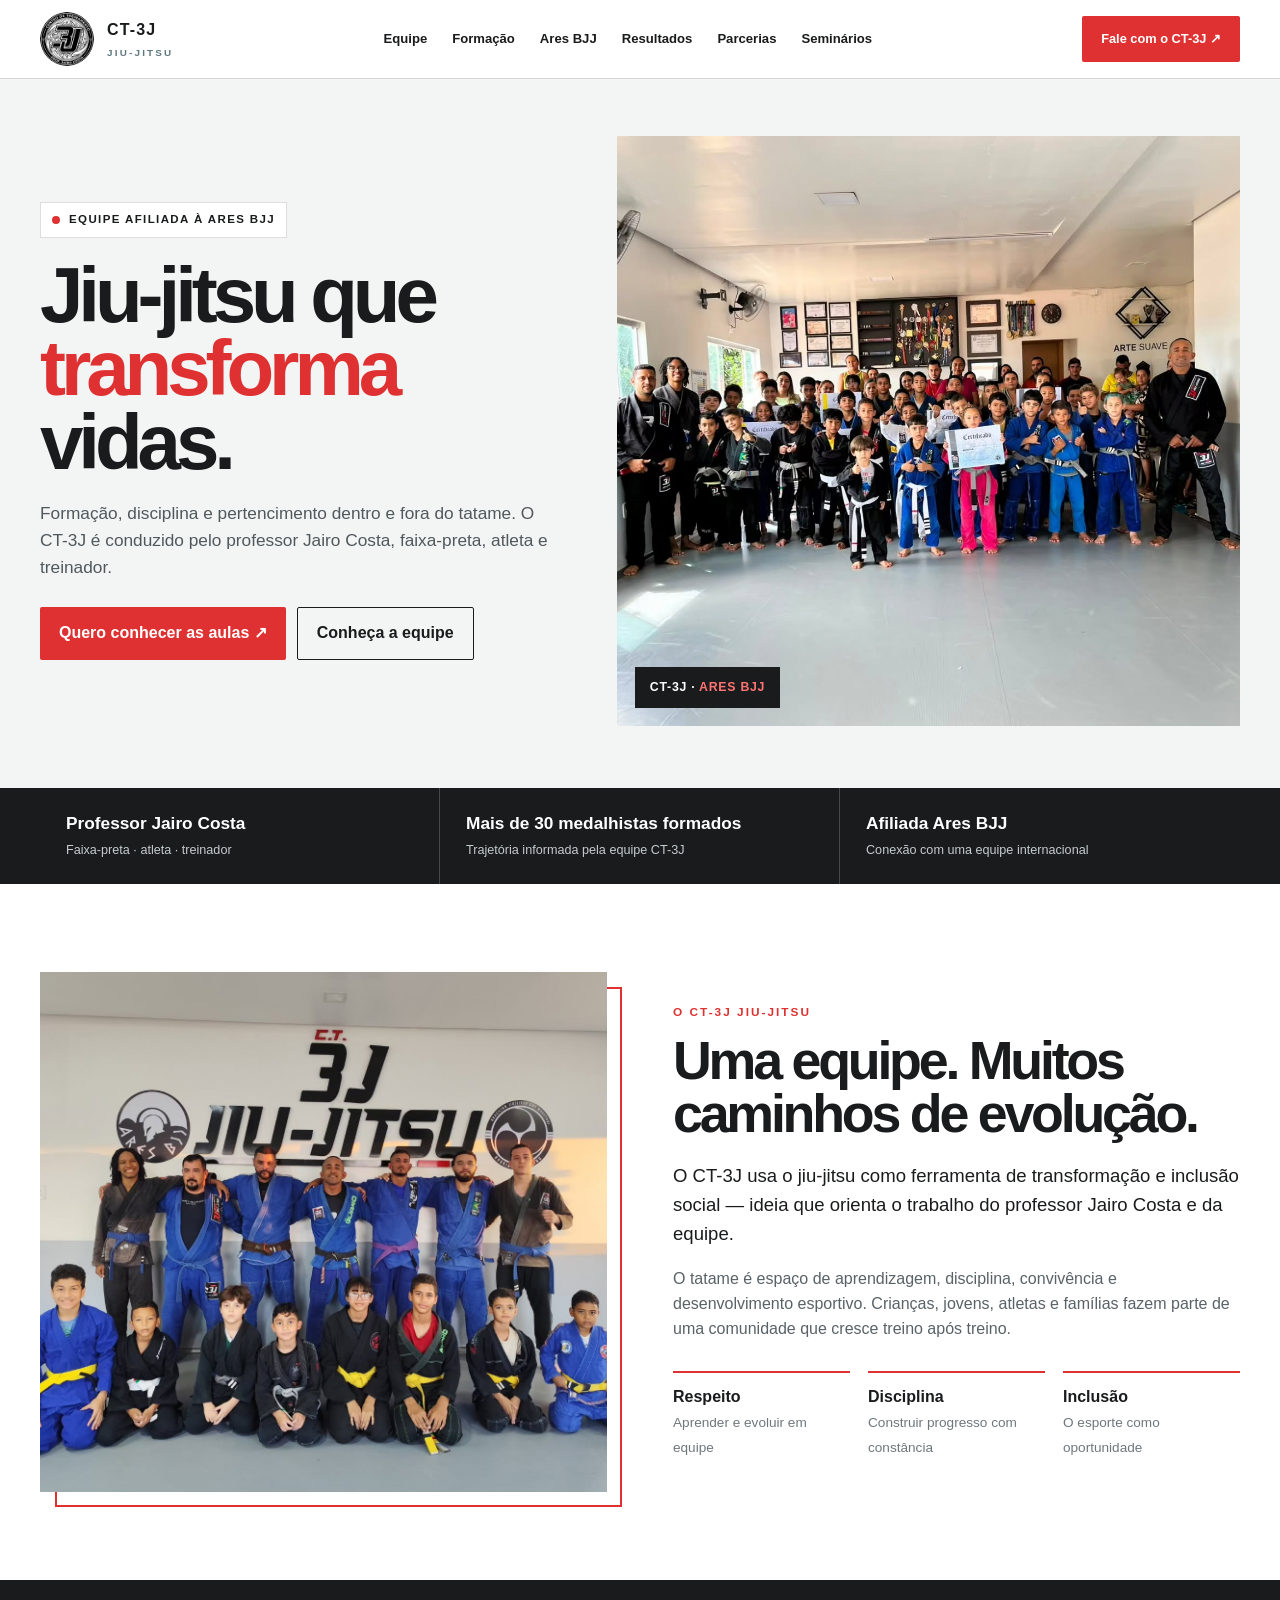
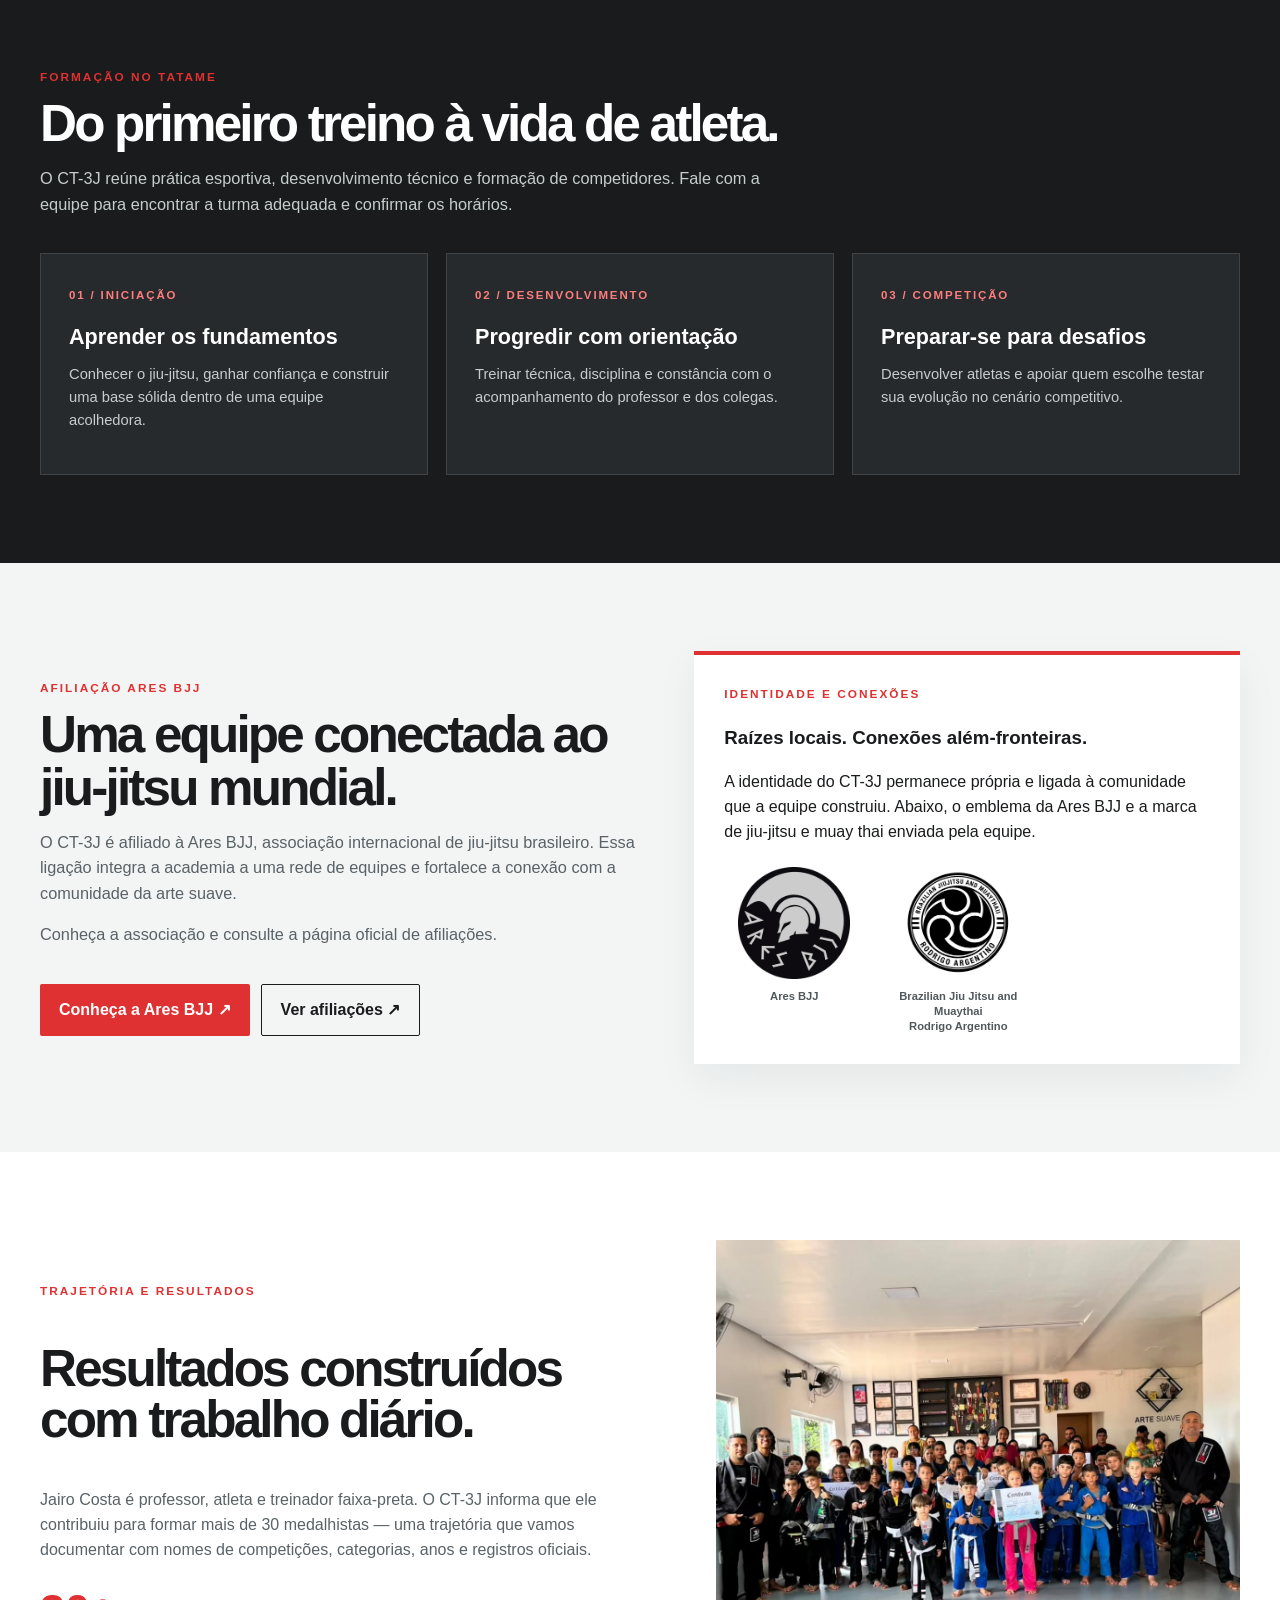
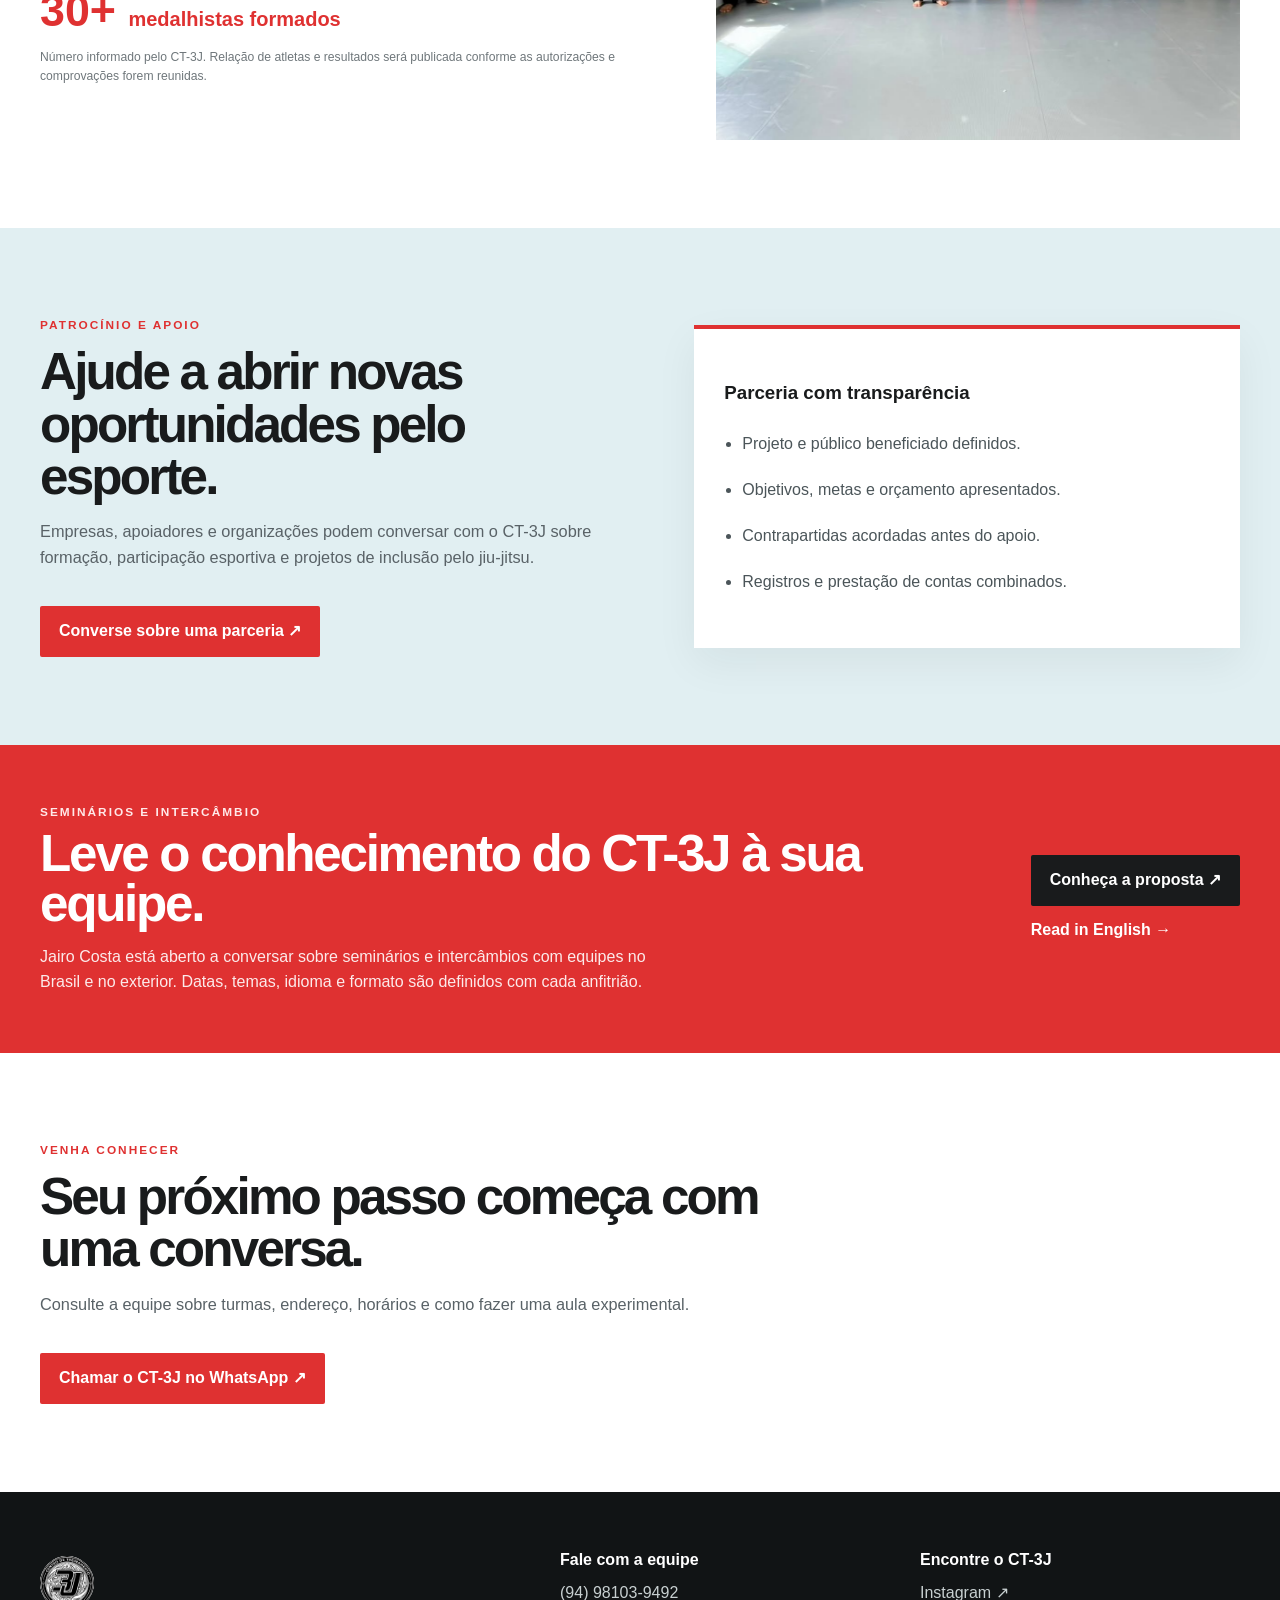
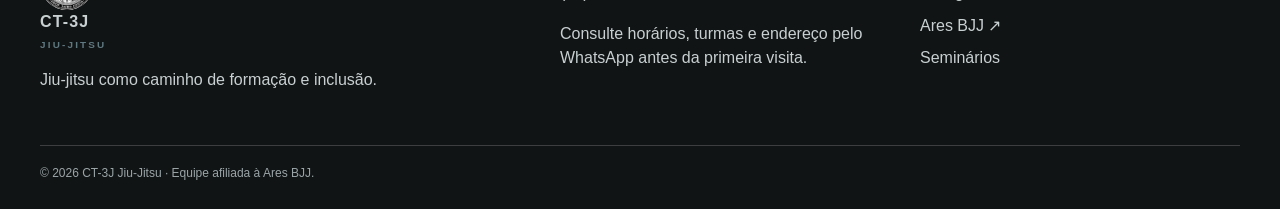
<file: index.html>
<!doctype html>
<html lang="pt-BR">
<head>
  <meta charset="utf-8">
  <meta name="viewport" content="width=device-width, initial-scale=1">
  <meta name="theme-color" content="#191b1c">
  <meta name="description" content="CT-3J Jiu-Jitsu, equipe afiliada à Ares BJJ, conduzida pelo professor Jairo Costa. Formação esportiva e inclusão pelo jiu-jitsu.">
  <meta property="og:type" content="website">
  <meta property="og:title" content="CT-3J Jiu-Jitsu | Afiliada Ares BJJ">
  <meta property="og:description" content="Jiu-jitsu que transforma vidas. Formação, equipe e comunidade no CT-3J.">
  <title>CT-3J Jiu-Jitsu | Afiliada Ares BJJ</title>
  <link rel="icon" type="image/png" href="assets/ct3j-logo.png">
  <link rel="stylesheet" href="assets/site.css">
</head>
<body>
<header><div class="wrap nav">
  <a class="brand" href="#inicio" aria-label="CT-3J Jiu-Jitsu, início"><img class="brand-logo" src="assets/ct3j-logo.png" alt=""><span>CT-3J<small>JIU-JITSU</small></span></a>
  <nav class="navlinks" id="principal" aria-label="Navegação principal"><a href="#equipe">Equipe</a><a href="#formacao">Formação</a><a href="#afiliacao">Ares BJJ</a><a href="#resultados">Resultados</a><a href="#parcerias">Parcerias</a><a href="seminarios.html">Seminários</a></nav>
  <button class="menubtn" type="button" aria-controls="principal" aria-expanded="false" onclick="const n=document.getElementById('principal');const o=n.classList.toggle('open');this.setAttribute('aria-expanded',String(o))">Menu</button>
  <a class="navcta" href="https://wa.me/5594981039492?text=Ol%C3%A1%2C%20quero%20conhecer%20o%20CT-3J.">Fale com o CT-3J ↗</a>
</div></header>
<main id="inicio">
  <section class="hero"><div class="wrap hero-grid">
    <div class="hero-copy"><div class="affiliation"><i></i> Equipe afiliada à Ares BJJ</div>
      <h1>Jiu-jitsu que <em>transforma</em> vidas.</h1>
      <p>Formação, disciplina e pertencimento dentro e fora do tatame. O CT-3J é conduzido pelo professor Jairo Costa, faixa-preta, atleta e treinador.</p>
      <div class="hero-actions"><a class="button" href="https://wa.me/5594981039492?text=Ol%C3%A1%2C%20quero%20saber%20sobre%20as%20aulas%20do%20CT-3J.">Quero conhecer as aulas ↗</a><a class="button secondary" href="#equipe">Conheça a equipe</a></div>
    </div>
    <div class="hero-photo"><img src="assets/equipe-ares-bjj.jpg" alt="Alunos e professores do CT-3J reunidos no tatame"><div class="photo-caption">CT-3J · <span>Ares BJJ</span></div></div>
  </div></section>
  <div class="proofbar"><div class="wrap proofgrid"><div class="proof"><strong>Professor Jairo Costa</strong><span>Faixa-preta · atleta · treinador</span></div><div class="proof"><strong>Mais de 30 medalhistas formados</strong><span>Trajetória informada pela equipe CT-3J</span></div><div class="proof"><strong>Afiliada Ares BJJ</strong><span>Conexão com uma equipe internacional</span></div></div></div>

  <section id="equipe"><div class="wrap aboutgrid"><div class="aboutphoto"><img src="assets/formacao-ct3j.jpg" alt="Professor e alunos do CT-3J reunidos sob a identidade da academia"></div><div class="aboutcopy"><div class="eyebrow">O CT-3J Jiu-Jitsu</div><h2>Uma equipe. Muitos caminhos de evolução.</h2><p class="lead">O CT-3J usa o jiu-jitsu como ferramenta de transformação e inclusão social — ideia que orienta o trabalho do professor Jairo Costa e da equipe.</p><p>O tatame é espaço de aprendizagem, disciplina, convivência e desenvolvimento esportivo. Crianças, jovens, atletas e famílias fazem parte de uma comunidade que cresce treino após treino.</p><div class="values"><div class="value"><b>Respeito</b><span>Aprender e evoluir em equipe</span></div><div class="value"><b>Disciplina</b><span>Construir progresso com constância</span></div><div class="value"><b>Inclusão</b><span>O esporte como oportunidade</span></div></div></div></div></section>

  <section class="dark" id="formacao"><div class="wrap"><div class="section-head"><div class="eyebrow">Formação no tatame</div><h2>Do primeiro treino à vida de atleta.</h2><p>O CT-3J reúne prática esportiva, desenvolvimento técnico e formação de competidores. Fale com a equipe para encontrar a turma adequada e confirmar os horários.</p></div><div class="cards"><article class="card"><span class="num">01 / INICIAÇÃO</span><h3>Aprender os fundamentos</h3><p>Conhecer o jiu-jitsu, ganhar confiança e construir uma base sólida dentro de uma equipe acolhedora.</p></article><article class="card"><span class="num">02 / DESENVOLVIMENTO</span><h3>Progredir com orientação</h3><p>Treinar técnica, disciplina e constância com o acompanhamento do professor e dos colegas.</p></article><article class="card"><span class="num">03 / COMPETIÇÃO</span><h3>Preparar-se para desafios</h3><p>Desenvolver atletas e apoiar quem escolhe testar sua evolução no cenário competitivo.</p></article></div></div></section>

  <section id="afiliacao" style="background:var(--wash)"><div class="wrap partnergrid"><div><div class="eyebrow">Afiliação Ares BJJ</div><div class="section-head"><h2>Uma equipe conectada ao jiu-jitsu mundial.</h2><p>O CT-3J é afiliado à Ares BJJ, associação internacional de jiu-jitsu brasileiro. Essa ligação integra a academia a uma rede de equipes e fortalece a conexão com a comunidade da arte suave.</p><p>Conheça a associação e consulte a página oficial de afiliações.</p></div><div class="hero-actions"><a class="button" href="https://www.aresbjj.com/" target="_blank" rel="noreferrer">Conheça a Ares BJJ ↗</a><a class="button secondary" href="https://www.aresbjj.com/map" target="_blank" rel="noreferrer">Ver afiliações ↗</a></div></div><div class="partnerbox"><div class="eyebrow">Identidade e conexões</div><h3>Raízes locais. Conexões além-fronteiras.</h3><p>A identidade do CT-3J permanece própria e ligada à comunidade que a equipe construiu. Abaixo, o emblema da Ares BJJ e a marca de jiu-jitsu e muay thai enviada pela equipe.</p><div class="affiliate-marks"><figure><img src="assets/ares-bjj-mark.png" alt="Emblema da Ares BJJ"><figcaption>Ares BJJ</figcaption></figure><figure><img src="assets/bjj-muaythai-rodrigo-argentino.png" alt="Brazilian Jiu Jitsu and Muaythai, Rodrigo Argentino"><figcaption>Brazilian Jiu Jitsu and Muaythai<br>Rodrigo Argentino</figcaption></figure></div></div></div></section>

  <section id="resultados"><div class="wrap storygrid"><div class="storycopy"><div class="eyebrow">Trajetória e resultados</div><h2>Resultados construídos com trabalho diário.</h2><p>Jairo Costa é professor, atleta e treinador faixa-preta. O CT-3J informa que ele contribuiu para formar mais de 30 medalhistas — uma trajetória que vamos documentar com nomes de competições, categorias, anos e registros oficiais.</p><div class="stat">30+ <span style="font-size:1.25rem">medalhistas formados</span></div><p class="small">Número informado pelo CT-3J. Relação de atletas e resultados será publicada conforme as autorizações e comprovações forem reunidas.</p></div><div class="storyimage"><img src="assets/equipe-ares-bjj.jpg" alt="Turma reunida no CT-3J em um dia de formação e certificados"></div></div></section>

  <section class="partner" id="parcerias"><div class="wrap partnergrid"><div><div class="eyebrow">Patrocínio e apoio</div><div class="section-head"><h2>Ajude a abrir novas oportunidades pelo esporte.</h2><p>Empresas, apoiadores e organizações podem conversar com o CT-3J sobre formação, participação esportiva e projetos de inclusão pelo jiu-jitsu.</p></div><a class="button" href="https://wa.me/5594981039492?text=Ol%C3%A1%2C%20quero%20conversar%20sobre%20uma%20parceria%20com%20o%20CT-3J.">Converse sobre uma parceria ↗</a></div><div class="partnerbox"><h3>Parceria com transparência</h3><ul class="list-plain"><li>Projeto e público beneficiado definidos.</li><li>Objetivos, metas e orçamento apresentados.</li><li>Contrapartidas acordadas antes do apoio.</li><li>Registros e prestação de contas combinados.</li></ul></div></div></section>

  <section class="seminar" id="seminarios"><div class="wrap seminarinner"><div><div class="eyebrow">Seminários e intercâmbio</div><h2>Leve o conhecimento do CT-3J à sua equipe.</h2><p>Jairo Costa está aberto a conversar sobre seminários e intercâmbios com equipes no Brasil e no exterior. Datas, temas, idioma e formato são definidos com cada anfitrião.</p></div><div><a class="button darkbtn" href="seminarios.html">Conheça a proposta ↗</a><br><a class="backlink" href="seminars.html" style="display:inline-block;margin-top:12px;color:white">Read in English →</a></div></div></section>

  <section><div class="wrap"><div class="section-head"><div class="eyebrow">Venha conhecer</div><h2>Seu próximo passo começa com uma conversa.</h2><p>Consulte a equipe sobre turmas, endereço, horários e como fazer uma aula experimental.</p></div><a class="button" href="https://wa.me/5594981039492?text=Ol%C3%A1%2C%20quero%20conhecer%20o%20CT-3J.">Chamar o CT-3J no WhatsApp ↗</a></div></section>
</main>
<footer><div class="wrap"><div class="footgrid"><div><a class="brand" href="#inicio"><img class="brand-logo" src="assets/ct3j-logo.png" alt=""><span>CT-3J<small>JIU-JITSU</small></span></a><p>Jiu-jitsu como caminho de formação e inclusão.</p></div><div><b>Fale com a equipe</b><a href="https://wa.me/5594981039492">(94) 98103-9492</a><p>Consulte horários, turmas e endereço pelo WhatsApp antes da primeira visita.</p></div><div><b>Encontre o CT-3J</b><a href="https://www.instagram.com/centrodetreinamento3j/" target="_blank" rel="noreferrer">Instagram ↗</a><a href="https://www.aresbjj.com/" target="_blank" rel="noreferrer">Ares BJJ ↗</a><a href="seminarios.html">Seminários</a></div></div><div class="legal">© 2026 CT-3J Jiu-Jitsu · Equipe afiliada à Ares BJJ.</div></div></footer>
<script>document.querySelectorAll('.navlinks a').forEach(a=>a.addEventListener('click',()=>{const n=document.getElementById('principal');n.classList.remove('open');document.querySelector('.menubtn').setAttribute('aria-expanded','false')}));</script>
</body>
</html>
</file>
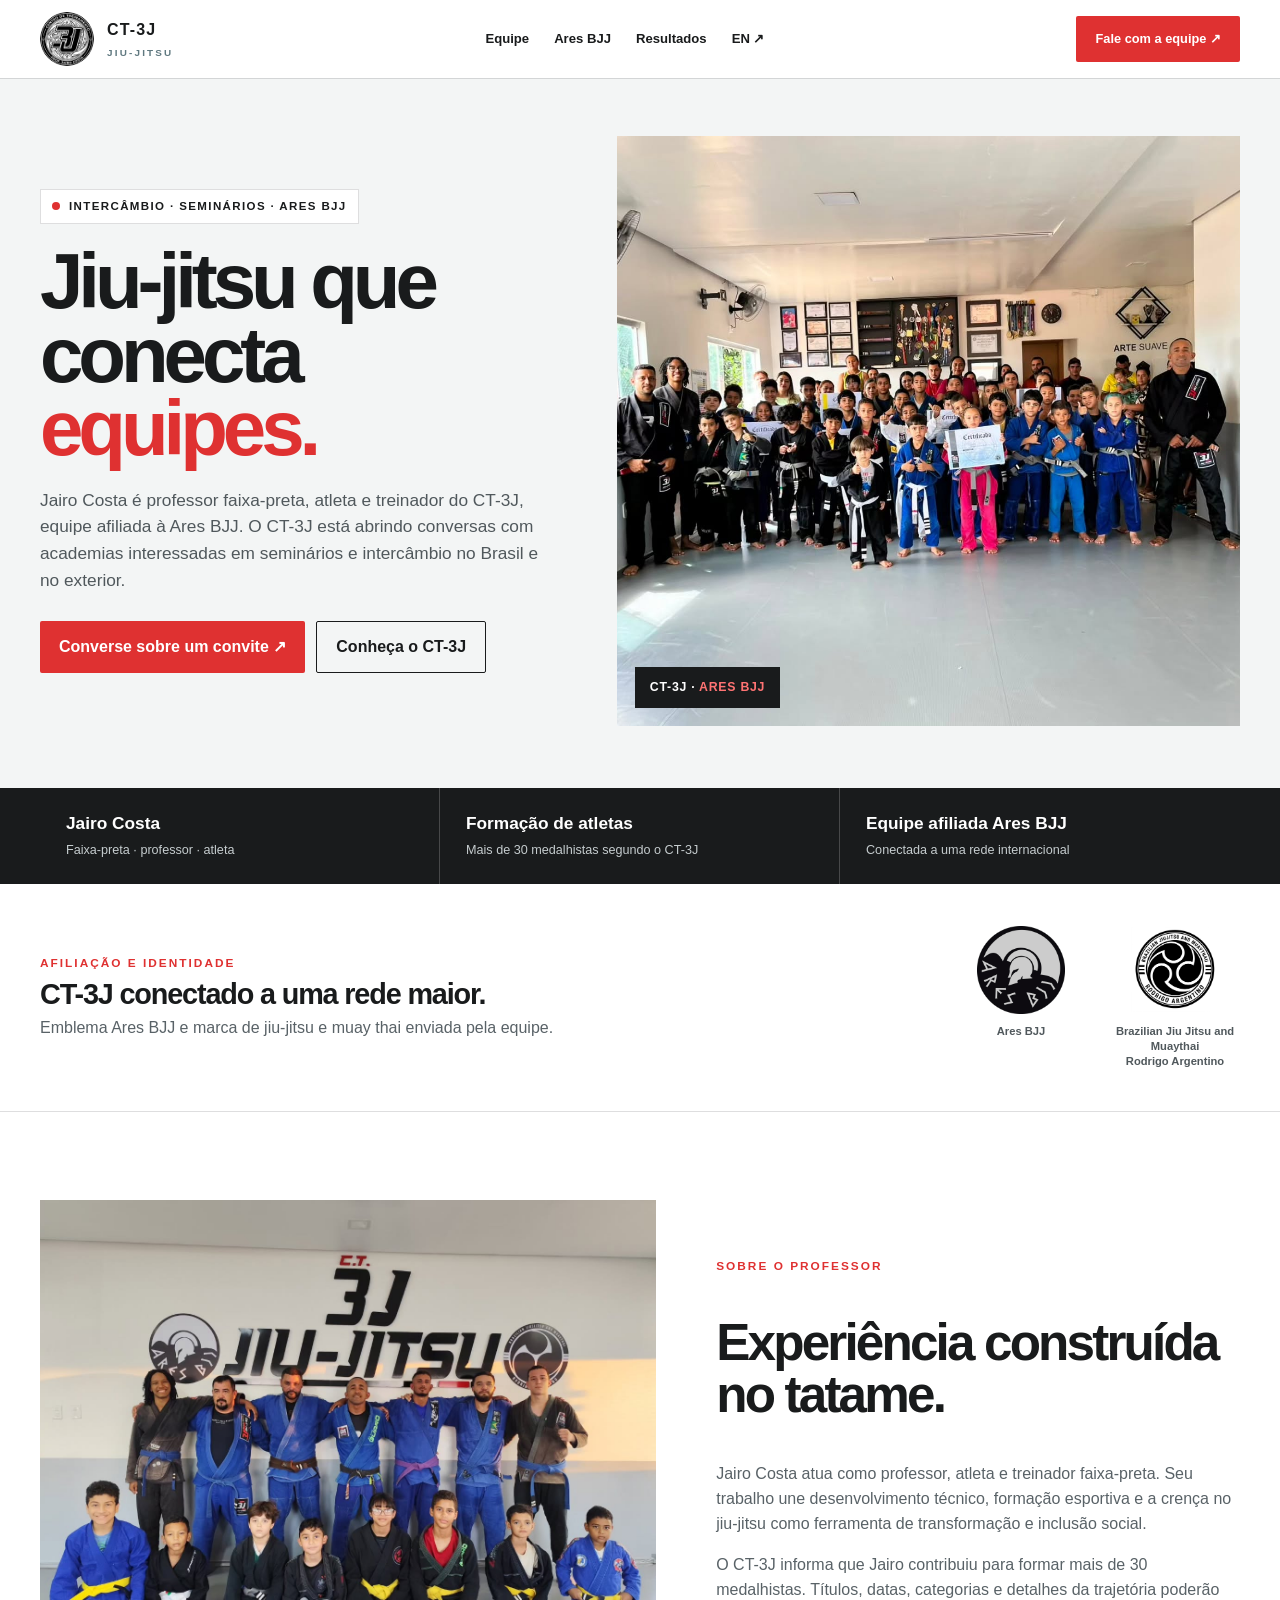
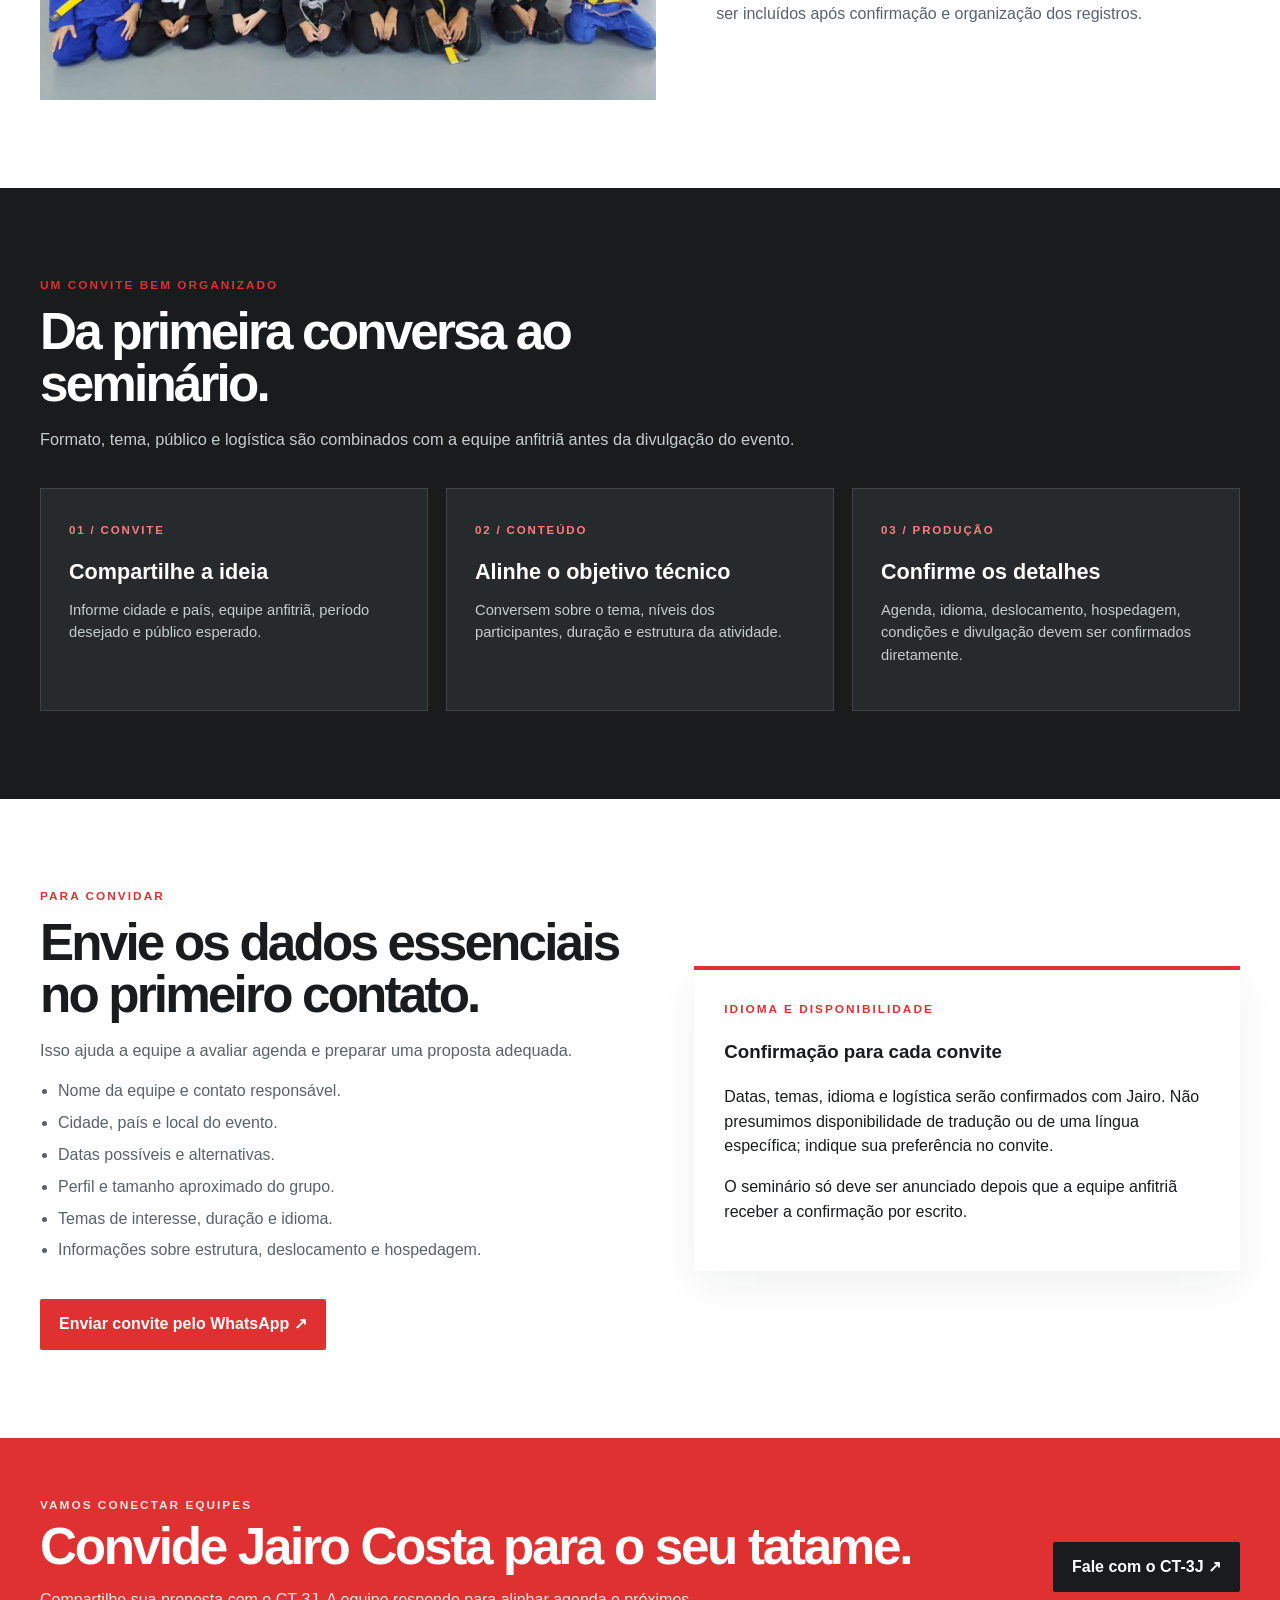
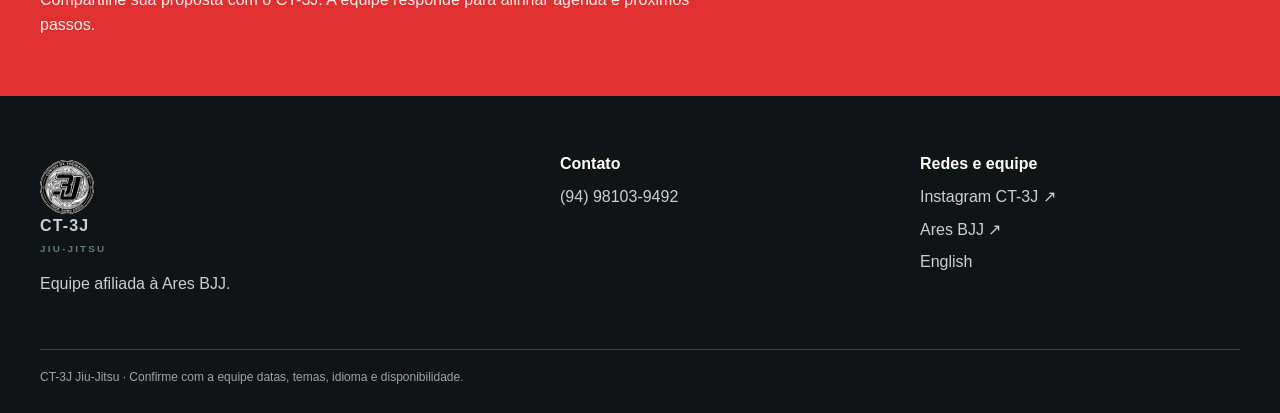
<file: seminarios.html>
<!doctype html>
<html lang="pt-BR">
<head><meta charset="utf-8"><meta name="viewport" content="width=device-width, initial-scale=1"><meta name="theme-color" content="#191b1c"><meta name="description" content="Convide Jairo Costa, professor faixa-preta, atleta e treinador do CT-3J, para conversar sobre um seminário de jiu-jitsu."><meta property="og:title" content="Seminários com Jairo Costa | CT-3J + Ares BJJ"><meta property="og:description" content="Intercâmbio e seminários de jiu-jitsu com Jairo Costa e CT-3J, equipe afiliada à Ares BJJ."><title>Seminários com Jairo Costa | CT-3J Jiu-Jitsu</title><link rel="icon" type="image/png" href="assets/ct3j-logo.png"><link rel="stylesheet" href="assets/site.css"></head>
<body>
<header><div class="wrap nav"><a class="brand" href="index.html"><img class="brand-logo" src="assets/ct3j-logo.png" alt=""><span>CT-3J<small>JIU-JITSU</small></span></a><nav class="navlinks" id="principal" aria-label="Navegação principal"><a href="index.html#equipe">Equipe</a><a href="index.html#afiliacao">Ares BJJ</a><a href="index.html#resultados">Resultados</a><a href="seminars.html">EN ↗</a></nav><button class="menubtn" type="button" aria-controls="principal" aria-expanded="false" onclick="const n=document.getElementById('principal');const o=n.classList.toggle('open');this.setAttribute('aria-expanded',String(o))">Menu</button><a class="navcta" href="https://wa.me/5594981039492?text=Ol%C3%A1%2C%20quero%20conversar%20sobre%20um%20semin%C3%A1rio%20com%20Jairo%20Costa.">Fale com a equipe ↗</a></div></header>
<main>
<section class="hero"><div class="wrap hero-grid"><div class="hero-copy"><div class="affiliation"><i></i> Intercâmbio · Seminários · Ares BJJ</div><h1>Jiu-jitsu que conecta <em>equipes.</em></h1><p>Jairo Costa é professor faixa-preta, atleta e treinador do CT-3J, equipe afiliada à Ares BJJ. O CT-3J está abrindo conversas com academias interessadas em seminários e intercâmbio no Brasil e no exterior.</p><div class="hero-actions"><a class="button" href="https://wa.me/5594981039492?text=Ol%C3%A1%2C%20quero%20conversar%20sobre%20um%20semin%C3%A1rio%20com%20Jairo%20Costa.">Converse sobre um convite ↗</a><a class="button secondary" href="index.html">Conheça o CT-3J</a></div></div><div class="hero-photo"><img src="assets/equipe-ares-bjj.jpg" alt="Equipe CT-3J reunida no tatame"><div class="photo-caption">CT-3J · <span>Ares BJJ</span></div></div></div></section>
<div class="proofbar"><div class="wrap proofgrid"><div class="proof"><strong>Jairo Costa</strong><span>Faixa-preta · professor · atleta</span></div><div class="proof"><strong>Formação de atletas</strong><span>Mais de 30 medalhistas segundo o CT-3J</span></div><div class="proof"><strong>Equipe afiliada Ares BJJ</strong><span>Conectada a uma rede internacional</span></div></div></div>
<section class="affiliation-band"><div class="wrap affiliation-band-inner"><div><div class="eyebrow">Afiliação e identidade</div><h2>CT-3J conectado a uma rede maior.</h2><p>Emblema Ares BJJ e marca de jiu-jitsu e muay thai enviada pela equipe.</p></div><div class="affiliate-marks"><figure><img src="assets/ares-bjj-mark.png" alt="Emblema da Ares BJJ"><figcaption>Ares BJJ</figcaption></figure><figure><img src="assets/bjj-muaythai-rodrigo-argentino.png" alt="Brazilian Jiu Jitsu and Muaythai, Rodrigo Argentino"><figcaption>Brazilian Jiu Jitsu and Muaythai<br>Rodrigo Argentino</figcaption></figure></div></div></section>
<section><div class="wrap storygrid"><div class="storyimage"><img src="assets/formacao-ct3j.jpg" alt="Professor e atletas do CT-3J reunidos para uma atividade de formação"></div><div class="storycopy"><div class="eyebrow">Sobre o professor</div><h2>Experiência construída no tatame.</h2><p>Jairo Costa atua como professor, atleta e treinador faixa-preta. Seu trabalho une desenvolvimento técnico, formação esportiva e a crença no jiu-jitsu como ferramenta de transformação e inclusão social.</p><p>O CT-3J informa que Jairo contribuiu para formar mais de 30 medalhistas. Títulos, datas, categorias e detalhes da trajetória poderão ser incluídos após confirmação e organização dos registros.</p></div></div></section>
<section class="dark"><div class="wrap"><div class="section-head"><div class="eyebrow">Um convite bem organizado</div><h2>Da primeira conversa ao seminário.</h2><p>Formato, tema, público e logística são combinados com a equipe anfitriã antes da divulgação do evento.</p></div><div class="cards"><article class="card"><span class="num">01 / CONVITE</span><h3>Compartilhe a ideia</h3><p>Informe cidade e país, equipe anfitriã, período desejado e público esperado.</p></article><article class="card"><span class="num">02 / CONTEÚDO</span><h3>Alinhe o objetivo técnico</h3><p>Conversem sobre o tema, níveis dos participantes, duração e estrutura da atividade.</p></article><article class="card"><span class="num">03 / PRODUÇÃO</span><h3>Confirme os detalhes</h3><p>Agenda, idioma, deslocamento, hospedagem, condições e divulgação devem ser confirmados diretamente.</p></article></div></div></section>
<section><div class="wrap partnergrid"><div><div class="eyebrow">Para convidar</div><div class="section-head"><h2>Envie os dados essenciais no primeiro contato.</h2><p>Isso ajuda a equipe a avaliar agenda e preparar uma proposta adequada.</p><ul class="list-plain"><li>Nome da equipe e contato responsável.</li><li>Cidade, país e local do evento.</li><li>Datas possíveis e alternativas.</li><li>Perfil e tamanho aproximado do grupo.</li><li>Temas de interesse, duração e idioma.</li><li>Informações sobre estrutura, deslocamento e hospedagem.</li></ul></div><a class="button" href="https://wa.me/5594981039492?text=Ol%C3%A1%2C%20quero%20convidar%20Jairo%20Costa%20para%20um%20semin%C3%A1rio.%20Cidade%2Fpa%C3%ADs%3A%20____.%20Per%C3%ADodo%3A%20____.%20Equipe%3A%20____.">Enviar convite pelo WhatsApp ↗</a></div><div class="partnerbox"><div class="eyebrow">Idioma e disponibilidade</div><h3>Confirmação para cada convite</h3><p>Datas, temas, idioma e logística serão confirmados com Jairo. Não presumimos disponibilidade de tradução ou de uma língua específica; indique sua preferência no convite.</p><p>O seminário só deve ser anunciado depois que a equipe anfitriã receber a confirmação por escrito.</p></div></div></section>
<section class="seminar"><div class="wrap seminarinner"><div><div class="eyebrow">Vamos conectar equipes</div><h2>Convide Jairo Costa para o seu tatame.</h2><p>Compartilhe sua proposta com o CT-3J. A equipe responde para alinhar agenda e próximos passos.</p></div><a class="button darkbtn" href="https://wa.me/5594981039492?text=Ol%C3%A1%2C%20gostaria%20de%20conversar%20sobre%20um%20semin%C3%A1rio%20com%20Jairo%20Costa.">Fale com o CT-3J ↗</a></div></section>
</main>
<footer><div class="wrap"><div class="footgrid"><div><a class="brand" href="index.html"><img class="brand-logo" src="assets/ct3j-logo.png" alt=""><span>CT-3J<small>JIU-JITSU</small></span></a><p>Equipe afiliada à Ares BJJ.</p></div><div><b>Contato</b><a href="https://wa.me/5594981039492">(94) 98103-9492</a></div><div><b>Redes e equipe</b><a href="https://www.instagram.com/centrodetreinamento3j/">Instagram CT-3J ↗</a><a href="https://www.aresbjj.com/" target="_blank" rel="noreferrer">Ares BJJ ↗</a><a href="seminars.html">English</a></div></div><div class="legal">CT-3J Jiu-Jitsu · Confirme com a equipe datas, temas, idioma e disponibilidade.</div></div></footer>
<script>document.querySelectorAll('.navlinks a').forEach(a=>a.addEventListener('click',()=>{const n=document.getElementById('principal');n.classList.remove('open');document.querySelector('.menubtn').setAttribute('aria-expanded','false')}));</script>
</body></html>
</file>
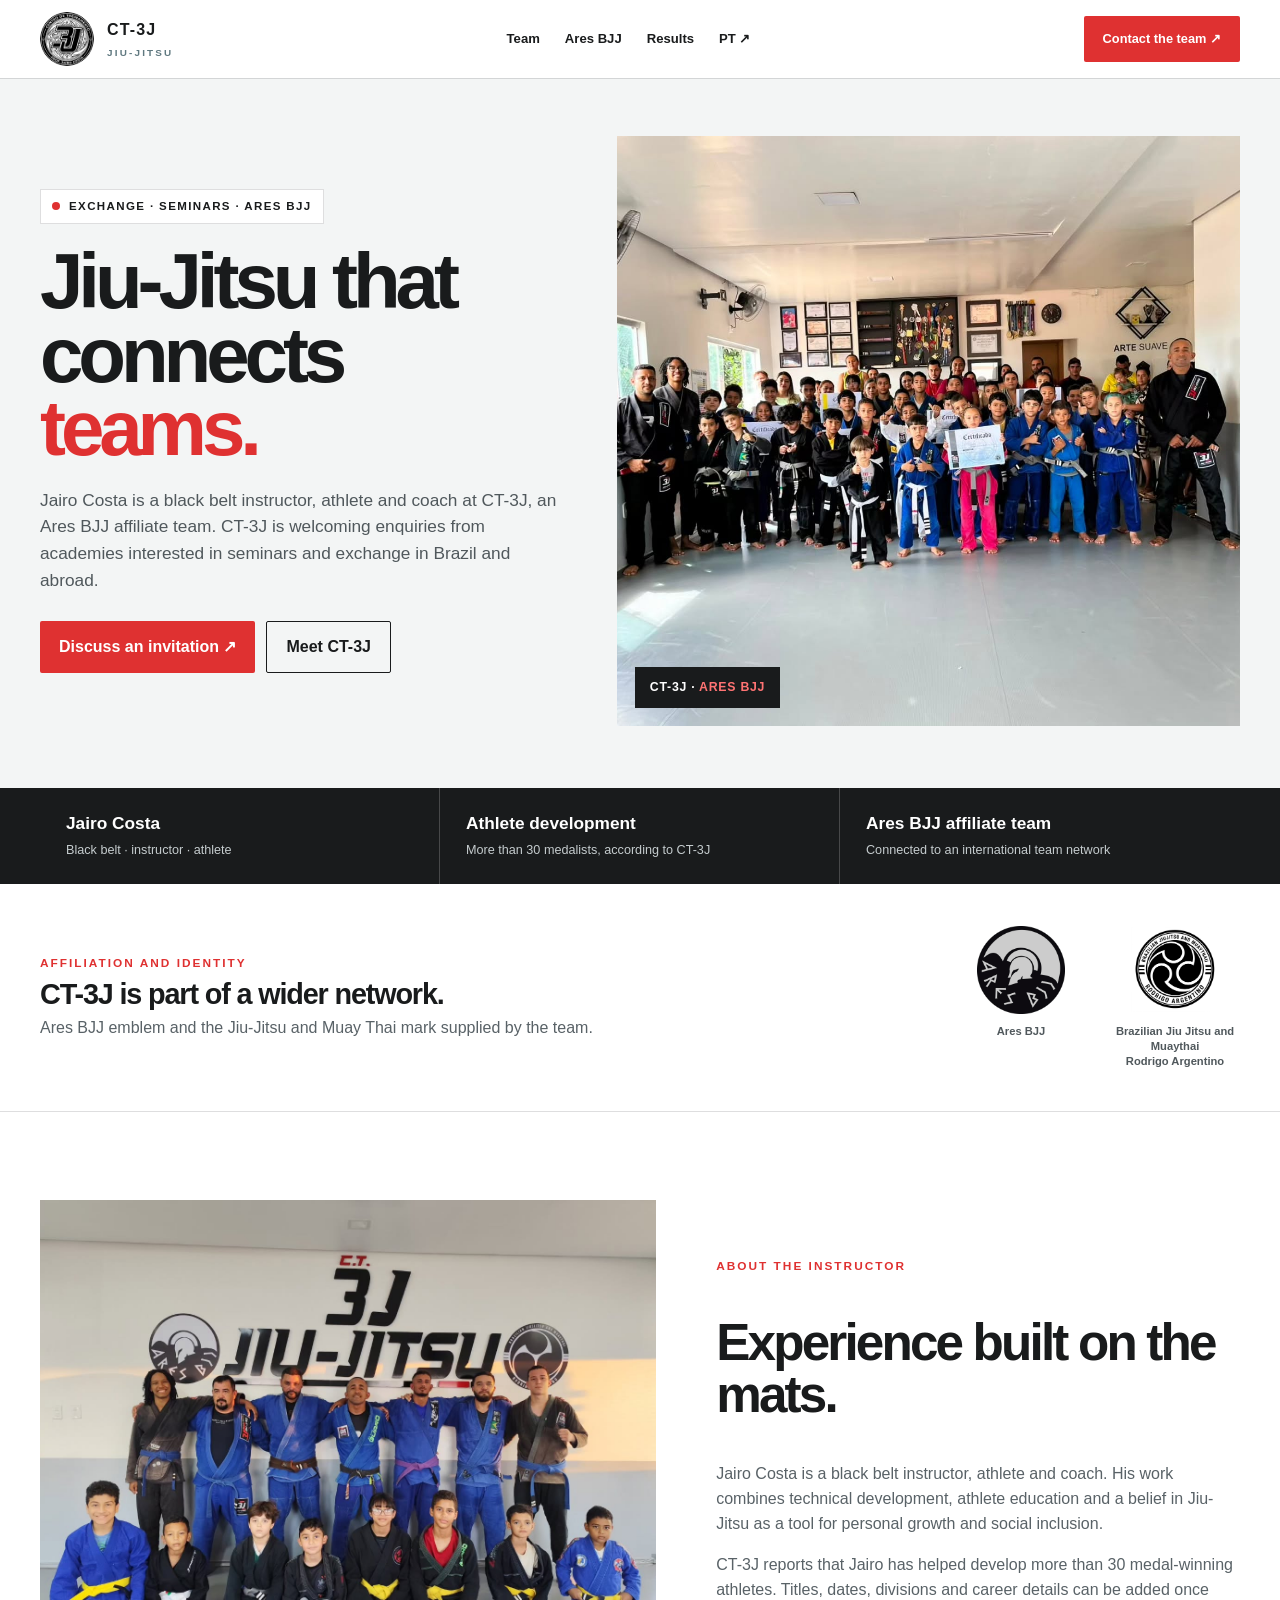
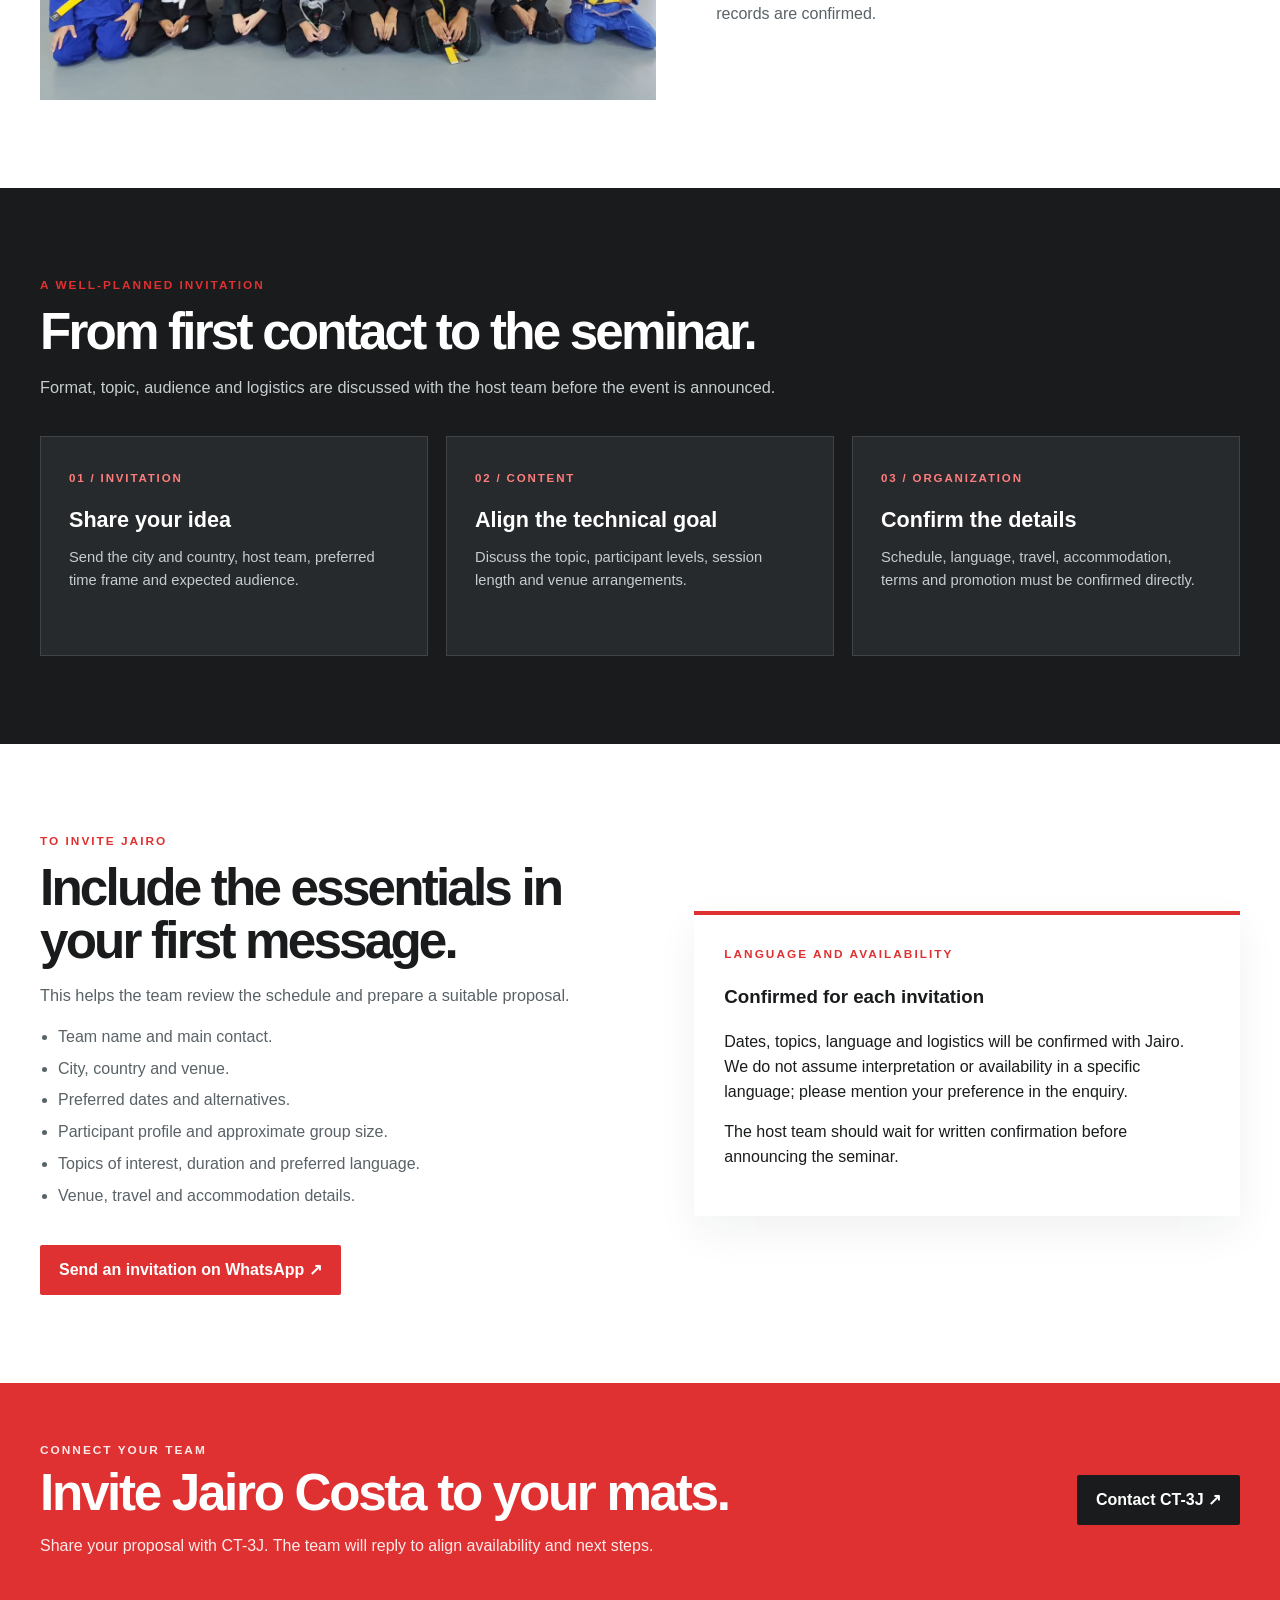
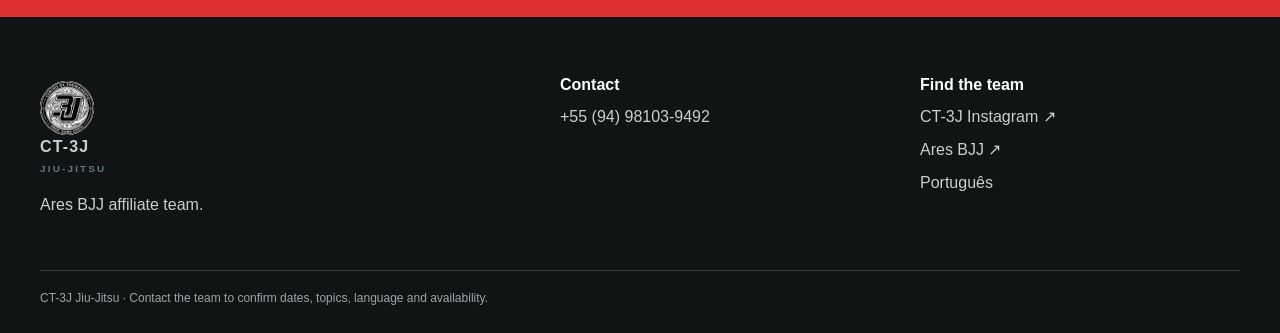
<file: seminars.html>
<!doctype html>
<html lang="en">
<head><meta charset="utf-8"><meta name="viewport" content="width=device-width, initial-scale=1"><meta name="theme-color" content="#191b1c"><meta name="description" content="Invite Jairo Costa, CT-3J black belt instructor, athlete and coach, to discuss a Jiu-Jitsu seminar with your team."><meta property="og:title" content="Seminars with Jairo Costa | CT-3J + Ares BJJ"><meta property="og:description" content="Jiu-Jitsu exchange and seminars with Jairo Costa and CT-3J, an Ares BJJ affiliate team."><title>Seminars with Jairo Costa | CT-3J Jiu-Jitsu</title><link rel="icon" type="image/png" href="assets/ct3j-logo.png"><link rel="stylesheet" href="assets/site.css"></head>
<body>
<header><div class="wrap nav"><a class="brand" href="index.html"><img class="brand-logo" src="assets/ct3j-logo.png" alt=""><span>CT-3J<small>JIU-JITSU</small></span></a><nav class="navlinks" id="principal" aria-label="Main navigation"><a href="index.html#equipe">Team</a><a href="index.html#afiliacao">Ares BJJ</a><a href="index.html#resultados">Results</a><a href="seminarios.html">PT ↗</a></nav><button class="menubtn" type="button" aria-controls="principal" aria-expanded="false" onclick="const n=document.getElementById('principal');const o=n.classList.toggle('open');this.setAttribute('aria-expanded',String(o))">Menu</button><a class="navcta" href="https://wa.me/5594981039492?text=Hello%2C%20I%27d%20like%20to%20discuss%20a%20seminar%20with%20Jairo%20Costa.">Contact the team ↗</a></div></header>
<main>
<section class="hero"><div class="wrap hero-grid"><div class="hero-copy"><div class="affiliation"><i></i> Exchange · Seminars · Ares BJJ</div><h1>Jiu-Jitsu that connects <em>teams.</em></h1><p>Jairo Costa is a black belt instructor, athlete and coach at CT-3J, an Ares BJJ affiliate team. CT-3J is welcoming enquiries from academies interested in seminars and exchange in Brazil and abroad.</p><div class="hero-actions"><a class="button" href="https://wa.me/5594981039492?text=Hello%2C%20I%27d%20like%20to%20discuss%20a%20seminar%20with%20Jairo%20Costa.">Discuss an invitation ↗</a><a class="button secondary" href="index.html">Meet CT-3J</a></div></div><div class="hero-photo"><img src="assets/equipe-ares-bjj.jpg" alt="CT-3J team gathered on the mats"><div class="photo-caption">CT-3J · <span>Ares BJJ</span></div></div></div></section>
<div class="proofbar"><div class="wrap proofgrid"><div class="proof"><strong>Jairo Costa</strong><span>Black belt · instructor · athlete</span></div><div class="proof"><strong>Athlete development</strong><span>More than 30 medalists, according to CT-3J</span></div><div class="proof"><strong>Ares BJJ affiliate team</strong><span>Connected to an international team network</span></div></div></div>
<section class="affiliation-band"><div class="wrap affiliation-band-inner"><div><div class="eyebrow">Affiliation and identity</div><h2>CT-3J is part of a wider network.</h2><p>Ares BJJ emblem and the Jiu-Jitsu and Muay Thai mark supplied by the team.</p></div><div class="affiliate-marks"><figure><img src="assets/ares-bjj-mark.png" alt="Ares BJJ emblem"><figcaption>Ares BJJ</figcaption></figure><figure><img src="assets/bjj-muaythai-rodrigo-argentino.png" alt="Brazilian Jiu Jitsu and Muaythai, Rodrigo Argentino"><figcaption>Brazilian Jiu Jitsu and Muaythai<br>Rodrigo Argentino</figcaption></figure></div></div></section>
<section><div class="wrap storygrid"><div class="storyimage"><img src="assets/formacao-ct3j.jpg" alt="CT-3J instructor and athletes gathered for a training activity"></div><div class="storycopy"><div class="eyebrow">About the instructor</div><h2>Experience built on the mats.</h2><p>Jairo Costa is a black belt instructor, athlete and coach. His work combines technical development, athlete education and a belief in Jiu-Jitsu as a tool for personal growth and social inclusion.</p><p>CT-3J reports that Jairo has helped develop more than 30 medal-winning athletes. Titles, dates, divisions and career details can be added once records are confirmed.</p></div></div></section>
<section class="dark"><div class="wrap"><div class="section-head"><div class="eyebrow">A well-planned invitation</div><h2>From first contact to the seminar.</h2><p>Format, topic, audience and logistics are discussed with the host team before the event is announced.</p></div><div class="cards"><article class="card"><span class="num">01 / INVITATION</span><h3>Share your idea</h3><p>Send the city and country, host team, preferred time frame and expected audience.</p></article><article class="card"><span class="num">02 / CONTENT</span><h3>Align the technical goal</h3><p>Discuss the topic, participant levels, session length and venue arrangements.</p></article><article class="card"><span class="num">03 / ORGANIZATION</span><h3>Confirm the details</h3><p>Schedule, language, travel, accommodation, terms and promotion must be confirmed directly.</p></article></div></div></section>
<section><div class="wrap partnergrid"><div><div class="eyebrow">To invite Jairo</div><div class="section-head"><h2>Include the essentials in your first message.</h2><p>This helps the team review the schedule and prepare a suitable proposal.</p><ul class="list-plain"><li>Team name and main contact.</li><li>City, country and venue.</li><li>Preferred dates and alternatives.</li><li>Participant profile and approximate group size.</li><li>Topics of interest, duration and preferred language.</li><li>Venue, travel and accommodation details.</li></ul></div><a class="button" href="https://wa.me/5594981039492?text=Hello%2C%20I%27d%20like%20to%20invite%20Jairo%20Costa%20for%20a%20seminar.%20City%2Fcountry%3A%20____.%20Dates%3A%20____.%20Team%3A%20____.">Send an invitation on WhatsApp ↗</a></div><div class="partnerbox"><div class="eyebrow">Language and availability</div><h3>Confirmed for each invitation</h3><p>Dates, topics, language and logistics will be confirmed with Jairo. We do not assume interpretation or availability in a specific language; please mention your preference in the enquiry.</p><p>The host team should wait for written confirmation before announcing the seminar.</p></div></div></section>
<section class="seminar"><div class="wrap seminarinner"><div><div class="eyebrow">Connect your team</div><h2>Invite Jairo Costa to your mats.</h2><p>Share your proposal with CT-3J. The team will reply to align availability and next steps.</p></div><a class="button darkbtn" href="https://wa.me/5594981039492?text=Hello%2C%20I%27d%20like%20to%20discuss%20a%20seminar%20with%20Jairo%20Costa.">Contact CT-3J ↗</a></div></section>
</main>
<footer><div class="wrap"><div class="footgrid"><div><a class="brand" href="index.html"><img class="brand-logo" src="assets/ct3j-logo.png" alt=""><span>CT-3J<small>JIU-JITSU</small></span></a><p>Ares BJJ affiliate team.</p></div><div><b>Contact</b><a href="https://wa.me/5594981039492">+55 (94) 98103-9492</a></div><div><b>Find the team</b><a href="https://www.instagram.com/centrodetreinamento3j/">CT-3J Instagram ↗</a><a href="https://www.aresbjj.com/" target="_blank" rel="noreferrer">Ares BJJ ↗</a><a href="seminarios.html">Português</a></div></div><div class="legal">CT-3J Jiu-Jitsu · Contact the team to confirm dates, topics, language and availability.</div></div></footer>
<script>document.querySelectorAll('.navlinks a').forEach(a=>a.addEventListener('click',()=>{const n=document.getElementById('principal');n.classList.remove('open');document.querySelector('.menubtn').setAttribute('aria-expanded','false')}));</script>
</body></html>
</file>
<file: assets/site.css>
:root{--ink:#191b1c;--ink2:#262a2c;--paper:#fff;--wash:#f3f5f5;--white:#fff;--accent:#df3131;--accent-dark:#bc2227;--bluegray:#607980;--pale:#e1eff2;--muted:#6f777b;--line:rgba(25,27,28,.14);--max:1200px}
*{box-sizing:border-box}html{scroll-behavior:smooth}body{margin:0;background:var(--paper);color:var(--ink);font-family:Arial,Helvetica,sans-serif;line-height:1.55}a{color:inherit}img{display:block;width:100%;height:100%;object-fit:cover}.wrap{width:min(var(--max),calc(100% - 44px));margin:auto}.eyebrow{font-size:.74rem;text-transform:uppercase;letter-spacing:.17em;font-weight:800;color:var(--accent)}
header{position:sticky;top:0;z-index:10;background:rgba(255,255,255,.97);color:var(--ink);box-shadow:0 1px 0 var(--line);backdrop-filter:blur(10px)}.nav{height:78px;display:flex;align-items:center;justify-content:space-between;gap:24px}.brand{display:flex;align-items:center;gap:13px;text-decoration:none;font-weight:900;letter-spacing:.07em}.mark{width:46px;height:46px;border:2px solid var(--ink);display:grid;place-items:center;font-size:1rem;line-height:1;position:relative}.mark:after{content:"";position:absolute;inset:4px;border:1px solid var(--accent)}.mark span{z-index:1}.brand small{display:block;font-size:.62rem;letter-spacing:.22em;color:var(--bluegray);margin-top:2px}.navlinks{display:flex;gap:25px;align-items:center;font-size:.82rem;font-weight:700}.navlinks a{text-decoration:none}.navlinks a:hover{color:var(--accent)}.navcta,.button{display:inline-flex;justify-content:center;align-items:center;gap:8px;padding:13px 19px;background:var(--accent);color:white;text-decoration:none;font-weight:800;border-radius:2px;transition:background .18s ease,transform .18s ease}.navcta{font-size:.8rem;white-space:nowrap}.navcta:hover,.button:hover{background:var(--accent-dark);transform:translateY(-1px)}.button.secondary{background:transparent;color:var(--ink);border:1px solid var(--ink)}.button.secondary:hover{background:var(--ink);color:white}.menubtn{display:none;background:transparent;color:var(--ink);border:1px solid var(--line);padding:9px 12px;font:inherit;font-weight:700}
.hero{padding:58px 0 62px;background:var(--wash);color:var(--ink)}.hero-grid{display:grid;grid-template-columns:.92fr 1.08fr;align-items:center;gap:46px}.hero-copy{max-width:580px}.affiliation{display:inline-flex;align-items:center;gap:9px;padding:8px 11px;background:white;border:1px solid var(--line);font-size:.72rem;letter-spacing:.12em;text-transform:uppercase;font-weight:800}.affiliation i{display:block;width:8px;height:8px;background:var(--accent);border-radius:50%}.hero h1{font-size:clamp(3.1rem,6.1vw,5.8rem);line-height:.94;letter-spacing:-.065em;margin:21px 0}.hero h1 em{font-style:normal;color:var(--accent)}.hero p{font-size:1.08rem;color:#50585c;max-width:520px}.hero-actions{display:flex;gap:11px;flex-wrap:wrap;margin-top:27px}.hero-photo{height:min(590px,52vw);min-height:380px;position:relative;background:#ddd}.hero-photo img{object-position:center 46%}.photo-caption{position:absolute;bottom:18px;left:18px;background:var(--ink);color:#fff;padding:11px 15px;font-size:.77rem;letter-spacing:.06em;text-transform:uppercase;font-weight:800}.photo-caption span{color:#ff7373}.proofbar{background:var(--ink);color:#fff}.proofgrid{display:grid;grid-template-columns:repeat(3,1fr)}.proof{padding:22px 26px;border-right:1px solid rgba(255,255,255,.2)}.proof:last-child{border:0}.proof strong{display:block;font-size:1.08rem}.proof span{font-size:.79rem;color:#c5ccce}
section{padding:88px 0}.section-head{max-width:760px;margin-bottom:36px}.section-head h2{font-size:clamp(2.15rem,4vw,3.7rem);letter-spacing:-.055em;line-height:1.02;margin:12px 0}.section-head p{color:#596267;font-size:1.02rem}.aboutgrid{display:grid;grid-template-columns:1fr 1fr;gap:66px;align-items:center}.aboutphoto{height:520px;position:relative}.aboutphoto:after{content:"";position:absolute;inset:15px -15px -15px 15px;border:2px solid var(--accent);z-index:-1}.aboutcopy h2{font-size:clamp(2.4rem,4.2vw,4.05rem);line-height:.99;letter-spacing:-.06em;margin:12px 0 22px}.aboutcopy p{color:#596267}.aboutcopy .lead{font-size:1.16rem;color:var(--ink)}.values{display:grid;grid-template-columns:repeat(3,1fr);gap:18px;margin-top:30px}.value{border-top:2px solid var(--accent);padding-top:12px}.value b{display:block}.value span{font-size:.85rem;color:var(--muted)}
.dark{background:var(--ink);color:#fff}.dark .section-head p{color:#c6cdcf}.cards{display:grid;grid-template-columns:repeat(3,1fr);gap:18px}.card{padding:28px;background:var(--ink2);border:1px solid rgba(255,255,255,.12);min-height:220px}.card .num{font-size:.72rem;color:#ff7d7d;letter-spacing:.16em;font-weight:800}.card h3{font-size:1.35rem;line-height:1.1;margin:18px 0 9px}.card p{color:#c6cdcf;font-size:.92rem}.card.light{background:#fff;border-color:var(--line);color:var(--ink)}.card.light p{color:#596267}.card.light .num{color:var(--accent)}.storygrid{display:grid;grid-template-columns:1fr .85fr;gap:60px;align-items:center}.storyimage{height:500px}.storycopy h2{font-size:clamp(2.25rem,4vw,3.8rem);line-height:1;letter-spacing:-.055em}.storycopy p{color:#596267}.stat{font-size:2.8rem;color:var(--accent);font-weight:900;line-height:1.1;margin-top:24px}.small{font-size:.76rem;color:#6f777b!important}
.partner{background:var(--pale)}.partnergrid{display:grid;grid-template-columns:1fr .9fr;gap:48px;align-items:center}.partnerbox{padding:30px;background:white;border-top:4px solid var(--accent);box-shadow:0 15px 40px rgba(20,28,30,.06)}.partnerbox li{padding:7px 0;color:#4b5559}.seminar{background:var(--accent);color:white;padding:58px 0}.seminar .eyebrow{color:#ffe9e9}.seminar h2{font-size:clamp(2rem,4vw,3.55rem);line-height:.98;letter-spacing:-.045em;margin:8px 0}.seminar p{max-width:650px;margin-bottom:0;color:rgba(255,255,255,.9)}.seminarinner{display:flex;justify-content:space-between;align-items:center;gap:24px}.button.darkbtn{background:var(--ink);white-space:nowrap}.button.darkbtn:hover{background:#303638}.backlink{font-weight:800;text-decoration:none}.backlink:hover{color:var(--accent)}.todo{display:inline-block;background:#fdead2;color:#6c4100;padding:3px 8px;font-size:.76rem;font-weight:700;border-radius:20px}
.affiliate-marks{display:flex;align-items:flex-start;gap:24px;margin-top:22px}.affiliate-marks figure{margin:0;width:140px;text-align:center}.affiliate-marks img{width:112px;height:112px;margin:0 auto 10px;object-fit:contain;background:white}.affiliate-marks figcaption{font-size:.7rem;font-weight:800;line-height:1.35;color:#50585c}.affiliation-band{background:white;padding:42px 0;border-bottom:1px solid var(--line)}.affiliation-band-inner{display:flex;justify-content:space-between;align-items:center;gap:32px}.affiliation-band h2{font-size:1.8rem;line-height:1.05;letter-spacing:-.04em;margin:7px 0}.affiliation-band p{margin:0;color:#596267}.affiliation-band .affiliate-marks{margin:0}.affiliation-band .affiliate-marks img{width:88px;height:88px}.affiliation-band .affiliate-marks figure{width:130px}
footer{background:#111415;color:white;padding:56px 0 26px}.footgrid{display:grid;grid-template-columns:1.2fr .8fr .8fr;gap:40px}.footgrid p,.footgrid a{color:#c8d0d1}.footgrid a{display:block;margin:8px 0;text-decoration:none}.footgrid a:hover{color:white}.footgrid .mark{border-color:#fff}.legal{border-top:1px solid rgba(255,255,255,.18);padding-top:18px;margin-top:36px;color:#9ba5a7;font-size:.75rem}.photo-note{font-size:.75rem;color:#737d81;margin-top:12px}.list-plain{padding-left:18px;color:#596267}.list-plain li{margin:7px 0}
@media(max-width:900px){.navlinks{gap:16px}.hero-grid{gap:28px}.hero-photo{height:500px}.aboutgrid{gap:42px}}
@media(max-width:760px){.nav{height:70px;gap:10px}.menubtn{display:block}.navlinks{display:none;position:absolute;top:70px;left:0;right:0;padding:18px 22px 22px;background:white;box-shadow:0 10px 20px rgba(0,0,0,.12);flex-direction:column;align-items:flex-start;gap:18px}.navlinks.open{display:flex}.navcta{padding:10px 12px;font-size:.72rem}.hero{padding:35px 0 38px}.hero-grid{grid-template-columns:1fr;gap:26px}.hero h1{font-size:3.45rem}.hero-photo{height:420px;min-height:unset}.proofgrid{grid-template-columns:1fr}.proof{border-right:0;border-bottom:1px solid rgba(255,255,255,.2);padding:16px 8px}.aboutgrid,.storygrid,.partnergrid{grid-template-columns:1fr;gap:34px}.aboutphoto{height:360px;margin-right:14px}.cards,.values{grid-template-columns:1fr}.card{min-height:auto}.storyimage{height:340px}.seminarinner{display:block}.seminar .button{margin-top:20px}.footgrid{grid-template-columns:1fr;gap:20px}.affiliation-band-inner{display:block}.affiliation-band .affiliate-marks{margin-top:22px}.affiliate-marks{gap:12px}.affiliate-marks figure{width:calc(50% - 6px)}.affiliate-marks img{width:min(112px,100%);height:96px}section{padding:66px 0}}
.brand-logo{width:54px;height:54px;flex:0 0 54px;object-fit:contain;background:#fff;border-radius:50%;}
@media(max-width:760px){.brand-logo{width:46px;height:46px;flex-basis:46px}}
</file>
